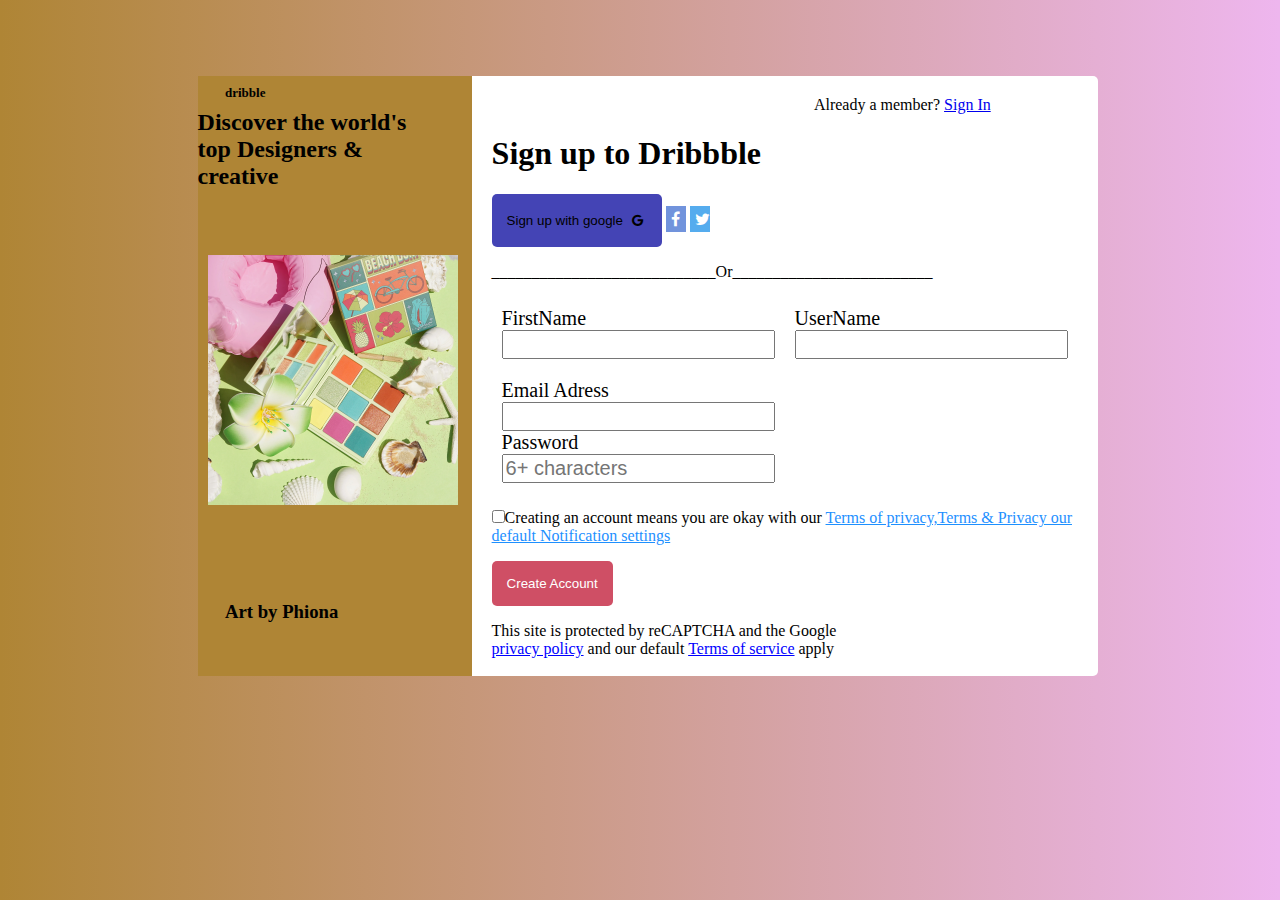
<file: index.html>
<!DOCTYPE html>
<html lang="en">

<head>
  <meta charset="UTF-8">
  <meta http-equiv="X-UA-Compatible" content="IE=edge">
  <meta name="viewport" content="width=, initial-scale=1.0">
  <title>Login form</title>
  <link rel="stylesheet" href="style.css">
  <link rel="stylesheet" href="https://cdnjs.cloudflare.com/ajax/libs/font-awesome/4.7.0/css/font-awesome.min.css">
</head>

<body>
  <div class="box">
    <div class="box1">
      <h1>dribble</h1>
      <h2> Discover the world's </br> top Designers &</br> creative</h2>
      <img src="/BEACH BUM Shadow Palette.png" alt="image" height="250" width="250" padding="110px">
      <h3>Art by Phiona</h3>
    </div>
    <div class="box2">
      <div id="policy" style="margin-left: 55%;">
        <header >Already a member? <a href="signin.html">Sign In</a></header>
      </div>

      <div id="container">
        <h1>Sign up to Dribbble </h1>
        <button type="sign in with Google" class="signup"> Sign up with google <i href="#"
            class="fa fa-google"></i></button>
        <i href="#" class="fa fa-facebook"></i>
        <i href="https://twitter.com/ephy_phiona" class="fa fa-twitter"></i>
        <p>____________________________Or_________________________</p>

        <div class="detail">
          <div class="name">
            <label type="">FirstName</label>
            <input type="text" class="input">
          </div>
          <div class="name2">
            <label type="">UserName</label>
            <input type="text" class="input">
          </div>
        </div>
        <div>
          <div class="name2">
            <label type="e-mail">Email Adress</label><br>
            <input type="email" id="Email" email="email"><br height="50%">
            <div>
              <div class="name1">
                <label type="password"> Password</label><br>
                <input type="password" id="Password" placeholder="6+ characters"><br>
              </div>
            </div>
          </div class="checkbox">
          <p><input type="checkbox" !checked="!checked" name="remember" style="margin-bottom:2px">Creating an
            account means you are okay with our <a href="#" style="color:dodgerblue">Terms of privacy,Terms & Privacy
              our default <a href="#" style="color:dodgerblue">Notification settings</a></p>
          <button type="Create Account" class="signupbutton">Create Account</button>
          <p>This site is protected by reCAPTCHA and the Google<br><a style="color: blue;" href="">privacy policy</a>  and our default <a style="color: blue;" href="">Terms of service</a> 
             apply</p>
        </div>
      </div>
    </div>
  </div>



</body>



</html>
</file>
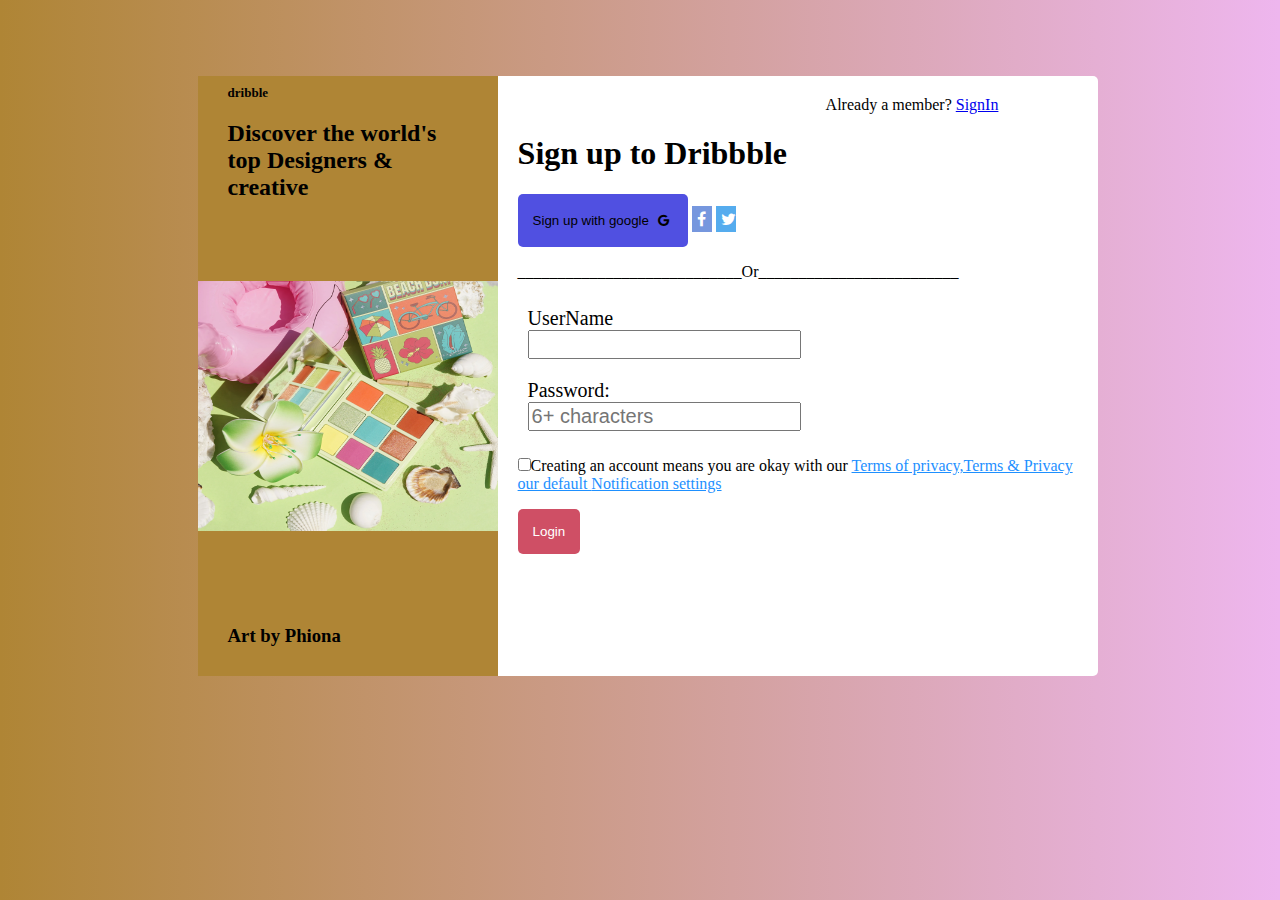
<file: signin.html>
<!DOCTYPE html>
<html lang="en">

<head>
  <meta charset="UTF-8">
  <meta http-equiv="X-UA-Compatible" content="IE=edge">
  <meta name="viewport" content="width=, initial-scale=1.0">
  <title>Login form</title>
  <link rel="stylesheet" href="signin.css">
  <link rel="stylesheet" href="https://cdnjs.cloudflare.com/ajax/libs/font-awesome/4.7.0/css/font-awesome.min.css">
</head>

<body>
  <div class="box">
    <div class="box1">
      <h1>dribble</h1>
      <h2> Discover the world's </br> top Designers &</br> creative</h2>
      <img src="/BEACH BUM Shadow Palette.png" alt="image" height="250" width="300" margin="110px">
      <h3>Art by Phiona</h3>
    </div>
    <div class="box2">
      <div id="policy" style="margin-left: 55%;">
        <header >Already a member? <a href="index.html">SignIn</a></header>
      </div>

      <div id="container1">
        <h1>Sign up to Dribbble </h1>
        <button type="sign in with google" class="signup"> Sign up with google <i href="#"
            class="fa fa-google"></i></button>
        <i href="#" class="fa fa-facebook"></i>
        <i href="https://twitter.com/ephy_phiona" class="fa fa-twitter"></i>
        <p>____________________________Or_________________________</p>

        <div class="details">
            <div class="name1">
                <label type="e-mail">UserName</label><br>
                <input type="email" id="Email" email="email"><br height="50%">
                <div>
          </div>
        </div>
        <div>
          
              <div class="name1">
                <label type="password"> Password:</label><br>
                <input type="password" id="Password" placeholder="6+ characters"><br>
              </div>
            </div>
          </div class="checkbox">
          <p><input type="checkbox" !checked="!checked" name="remember" style="margin-bottom:2px">Creating an
            account means you are okay with our <a href="#" style="color:dodgerblue">Terms of privacy,Terms & Privacy
              our default <a href="#" style="color:dodgerblue">Notification settings</a></p>
          <button type="Create Account" class="signupbutton">  Login </button>
          
        </div>
      </div>
    </div>
  </div>
</body>

</html>
</file>
<file: style.css>
body{
  background-image: linear-gradient(to right, rgb(175,133,53), rgb(238, 182, 238))
}
.box{
background-color: white;
height: 600px;
width: 900px;
margin-top: 6%;
display: flex;
margin-left: 15%;
border-radius: 5px;
}
.box1{
background-color: rgb(175,133,53);
width: 400px

}
.box1 h2{
  margin-left: 10%;
  margin: 0%;
  }
  .box1 h3{
  margin-left: 10%;
  margin-top: 30%;
  
  }
  .box1 img{
  margin-top: 20%;
  padding: 10px;
  }

.box2{
padding: 20px;
margin: 0%;
}
.fa {
  padding: 5px 5px 5px 5px;
  font-size: 20px;
  width: 10px;
  height: -10px;
  text-align: center;
  text-decoration: none;
  margin: -5;
  display: flex;
}
.fa:hover {
  opacity: 0.7;
}
.fa-facebook {
  background: #7193dc;
  color: white;

}
.fa-twitter {
  background: #55ACEE;
  color: white;
}

.detail{
display: flex;
margin: 0%;
}
label{
font-size: 20px;
margin: 0%;
}
input{
font-size: 20px;
margin: 0%;
}
.name{
padding: 10px;
margin: 0%;
}
.name2{
padding: 10px;
margin: 0%;
}
.signupbutton{
padding: 15px;
background-color: rgb(207, 79, 101);
color: white;
border: none;
border-radius: 5px;

}
.signup{
background-color: rgb(68, 68, 181);
padding: 15px;
border-radius: 5px;

border: none;
}
.box1 h1{
margin-left: 10%;
font-size: small;

}
</file>
<file: signin.css>
body{
    background-image: linear-gradient(to right, rgb(175,133,53), rgb(238, 182, 238))
  }
  .box{
  background-color: white;
  height: 600px;
  width: 900px;
  margin-top: 6%;
  display: flex;
  margin-left: 15%;
  border-radius: 5px;
  }
  .box1{
  background-color: rgb(175,133,53);
  width: 400px
  
  }
  .box1 h1{
    margin-left: 10%;
    font-size: small;
    
    }
    .box1 h2{
    margin-left: 10%;
    }
    .box1 h3{
    margin-left: 10%;
    margin-top: 30%;
    
    }
    .box1 img{
    margin-top: 20%;
    
    }
  .fa {
    padding: 5px 5px 5px 5px;
    font-size: 20px;
    width: 10px;
    height: -10px;
    text-align: center;
    text-decoration: none;
    margin: -5;
    display: flex;
  }
  .fa:hover {
    opacity: 0.7;
  }
  .fa-facebook {
    background: #7697de;
    color: white;
  
  }
  .fa-twitter {
    background: #55ACEE;
    color: white;
  }
  .box2{
  padding: 20px;
  margin: 0%;
  }
  .detail{
  display: flex;
  }
  label{
  font-size: 20px;
  }
  input{
  font-size: 20px;
  margin: 0%;
  }
  .name1{
  padding: 10px;
  margin: 0%;
  }
  .name2{
  padding: 10px;
  margin: 0%;
  }
  .signupbutton{
  padding: 15px;
  background-color: rgb(207, 79, 101);
  color: white;
  border: none;
  border-radius: 5px;
  
  
  }
  .signup{
  background-color: rgb(80, 80, 225);
  padding: 15px;
  border-radius: 5px;
  border: none;
  }
</file>
